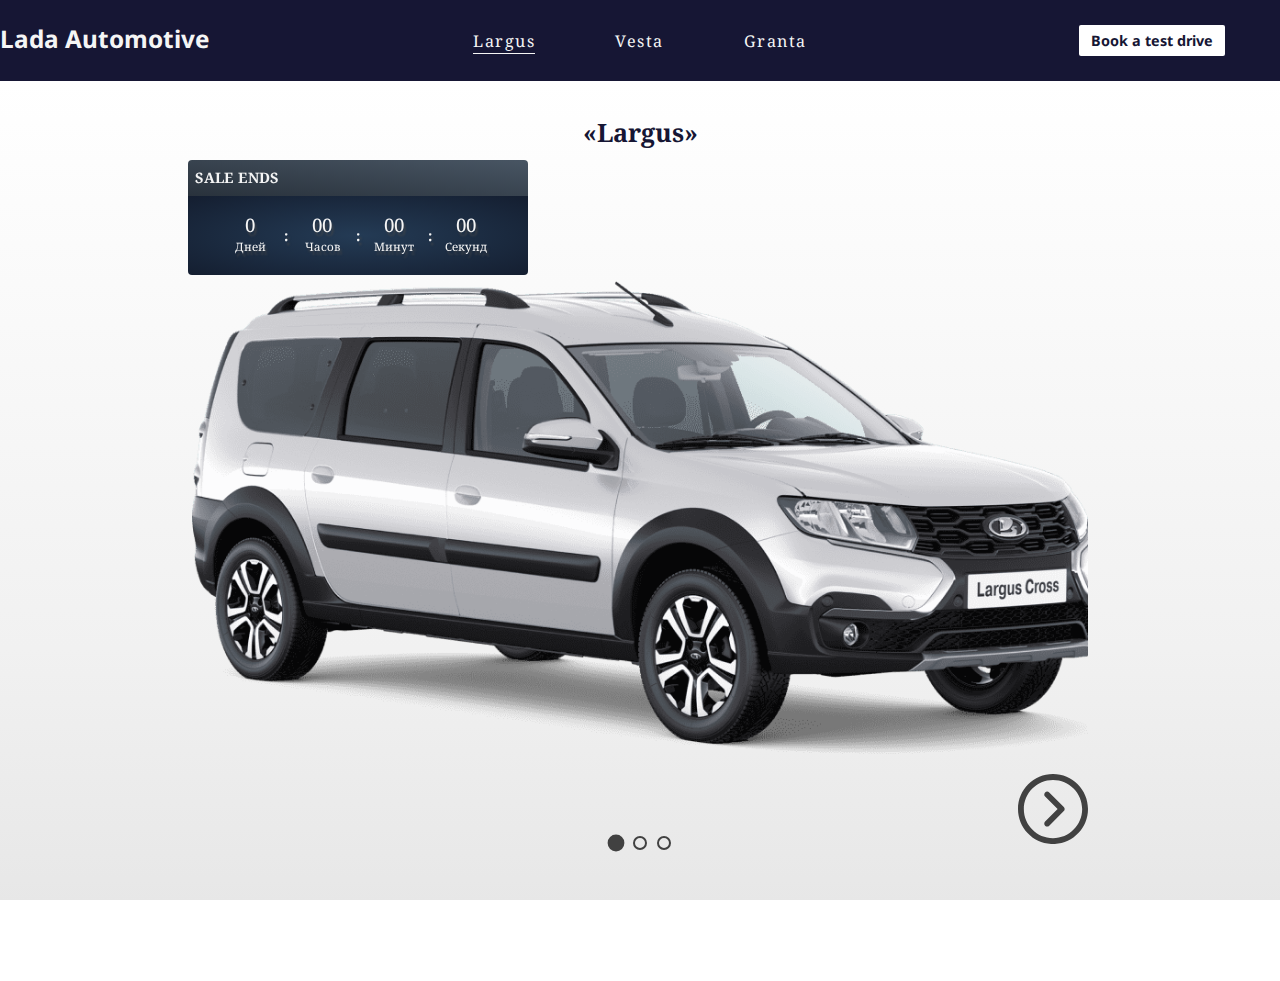
<file: index.html>
<!DOCTYPE html>
<html lang="en">
<head>
    <meta charset="UTF-8">
    <meta http-equiv="X-UA-Compatible" content="IE=edge">
    <meta name="viewport" content="width=device-width, initial-scale=1.0">
    <link rel="stylesheet" href="css/style.css">
    <title>FormData Practice</title>
</head>
<body>
    <section class="modal-window">
        <div class="modal-background">
            <div class="modal-window__body modal">
                <span id="modalClose-button"></span>
                <h2 class="modal-title">
                    Test Drive
                </h2>
                <form id="modal-form" autocomplete="off">
                    <label for="FIO-input" class="FIO-label">
                        Enter first and last name
                    </label>
                    <input class="form-input _required" id="FIO-input" type="text" placeholder="Ivan Ivanov" name="FLN" value="" tabindex="7">
                    <label for="tel-input" class="tel-label" title="Start with 7,8">
                        Enter phone number
                    </label>
                    <input class="form-input _required" id="tel-input" type="tel" placeholder="7,8 ..." name="tel" value="" tabindex="8">
                    <label for="email-input" class="email-label">
                        Enter email
                    </label>
                    <input class="form-input _required _email" id="email-input" type="text" placeholder="admin@example.com" name="email" value="" tabindex="9">
                    <input class="modal-button button" id="modal-submit" type="submit" value="Register" tabindex="10" />
                    <input class="model-hdn" value="Largus" name="modelType" hidden>
                </form>
            </div>
        </div>
    </section>
    <div class="wrapper">
        <header class="header">
            <div class="header-border">
                <div class="header-border__logo-block logo-block">
                    <a href="#" class="logo-block__logo link">
                        Lada Automotive
                    </a>
                </div>
                <nav class="header-border__nav-bar pages-navBar">
                    <a href="index.html" class="pages-navBar__page-link link active">
                        Largus
                    </a>
                    <a href="ladaVesta.html" class="pages-navBar__page-link link">
                        Vesta
                    </a>
                    <a href="ladaGranta.html" class="pages-navBar__page-link link">
                        Granta
                    </a>
                </nav>
                <div class="header-border__buttons-block buttons-block">
                    <button class="buttons-block__button button" id="modal-testDrive">
                        <span class="button-span">
                            Book a test drive
                        </span>
                    </button>
                </div>
            </div>
        </header>
        <main class="main">
            <div class="content">
                <h1 class="main-title">
                    &laquo;Largus&raquo;
                </h1>
                <div class="timer-wrapper">
                    <div class="timer-wrapper__title-block title-block">
                        <h1 class="title-block__timer-title">
                            Sale ends
                        </h1>
                    </div>
                    <div class="timer-wrapper__timer-block timer-block">
                        <span class="timer-block_timer">
                            <span class="timer-nums" id="days-num">0</span>
                            <span class="timer-nums" id="hours-num">00</span>
                            <span class="timer-nums" id="minutes-num">00</span>
                            <span class="timer-nums" id="seconds-num">00</span>
                            <span class="timer-words" id="days-word">Дней</span>
                            <span class="timer-words" id="hours-word">Часов</span>
                            <span class="timer-words" id="minutes-word">Минут</span>
                            <span class="timer-words" id="seconds-word">Секунд</span>
                            <span class="timer-separator" id="sep1">:</span>
                            <span class="timer-separator" id="sep2">:</span>
                            <span class="timer-separator" id="sep3">:</span>
                        </span>
                    </div>
                </div>
                <div class="slider">
                    <input class="startItem" value="1" hidden>
                    <div class="slider-content">
                        <div class="slider-content__wrapper">
                            <div class="slider-item">
                                <img src="pics/largus.png" alt="Largus" class="slider-item__img">
                            </div>
                            <div class="slider-item">
                                <img src="pics/vesta.png" alt="Vesta" class="slider-item__img">
                            </div>
                            <div class="slider-item">
                                <img src="pics/granta.png" alt="Granta" class="slider-item__img">
                            </div>
                        </div>
                        <div class="bullets-items"></div>
                    </div>
                </div>
            </div>
        </main>
    </div>

    <script src="js/main.js"></script>
</body>
</html>
</file>
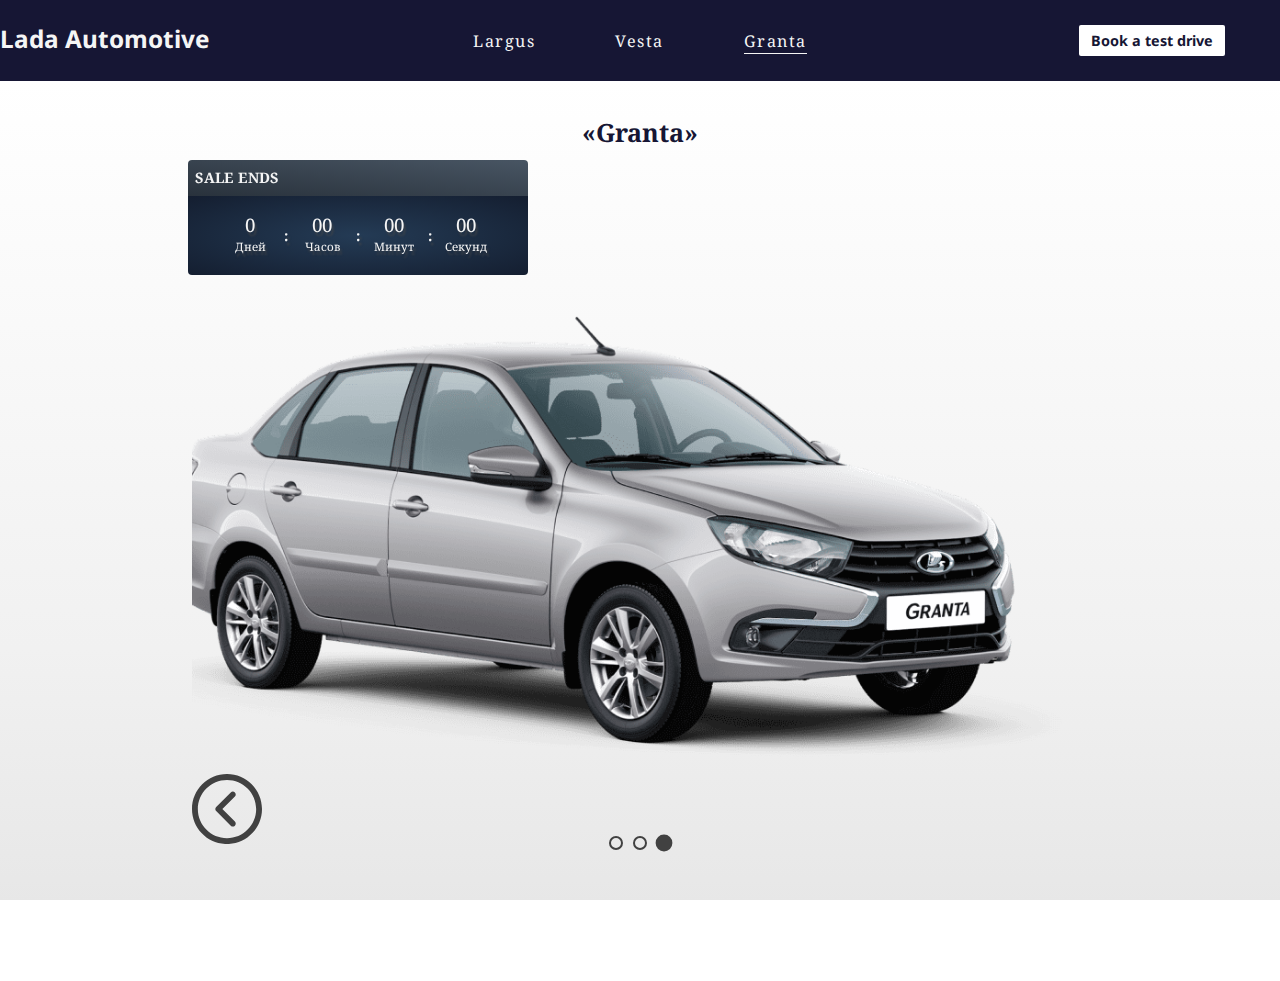
<file: ladaGranta.html>
<!DOCTYPE html>
<html lang="en">
<head>
    <meta charset="UTF-8">
    <meta http-equiv="X-UA-Compatible" content="IE=edge">
    <meta name="viewport" content="width=device-width, initial-scale=1.0">
    <link rel="stylesheet" href="css/style.css">
    <title>FormData Practice</title>
</head>
<body>
    <section class="modal-window">
        <div class="modal-background">
            <div class="modal-window__body modal">
                <span id="modalClose-button"></span>
                <h2 class="modal-title">
                    Test Drive
                </h2>
                <form id="modal-form" autocomplete="off">
                    <label for="FIO-input" class="FIO-label">
                        Enter first and last name
                    </label>
                    <input class="form-input _required" id="FIO-input" type="text" placeholder="Ivan Ivanov" name="FLN" value="" tabindex="7">
                    <label for="tel-input" class="tel-label" title="Start with 7,8">
                        Enter phone number
                    </label>
                    <input class="form-input _required" id="tel-input" type="tel" placeholder="7,8 ..." name="tel" value="" tabindex="8">
                    <label for="email-input" class="email-label">
                        Enter email
                    </label>
                    <input class="form-input _required _email" id="email-input" type="text" placeholder="admin@example.com" name="email" value="" tabindex="9">
                    <input class="modal-button button" id="modal-submit" type="submit" value="Register" tabindex="10" />
                    <input class="model-hdn" value="Granta" name="modelType" hidden>
                </form>
            </div>
        </div>
    </section>
    <header class="header">
        <div class="header-border">
            <div class="header-border__logo-block logo-block">
                <a href="#" class="logo-block__logo link">
                    Lada Automotive
                </a>
            </div>
            <nav class="header-border__nav-bar pages-navBar">
                <a href="index.html" class="pages-navBar__page-link link">
                    Largus
                </a>
                <a href="ladaVesta.html" class="pages-navBar__page-link link">
                    Vesta
                </a>
                <a href="ladaGranta.html" class="pages-navBar__page-link link active">
                    Granta
                </a>
            </nav>
            <div class="header-border__buttons-block buttons-block">
                <button class="buttons-block__button button" id="modal-testDrive">
                    <span class="button-span">
                        Book a test drive
                    </span>
                </button>
            </div>
        </div>
    </header>
    <main class="main">
        <div class="content">
            <h1 class="main-title">
                &laquo;Granta&raquo;
            </h1>
            <div class="timer-wrapper">
                <div class="timer-wrapper__title-block title-block">
                    <h1 class="title-block__timer-title">
                        Sale ends
                    </h1>
                </div>
                <div class="timer-wrapper__timer-block timer-block">
                    <span class="timer-block_timer">
                        <span class="timer-nums" id="days-num">0</span>
                        <span class="timer-nums" id="hours-num">00</span>
                        <span class="timer-nums" id="minutes-num">00</span>
                        <span class="timer-nums" id="seconds-num">00</span>
                        <span class="timer-words" id="days-word">Дней</span>
                        <span class="timer-words" id="hours-word">Часов</span>
                        <span class="timer-words" id="minutes-word">Минут</span>
                        <span class="timer-words" id="seconds-word">Секунд</span>
                        <span class="timer-separator" id="sep1">:</span>
                        <span class="timer-separator" id="sep2">:</span>
                        <span class="timer-separator" id="sep3">:</span>
                    </span>
                </div>
            </div>
            <div class="slider">
                <input class="startItem" value="3" hidden>
                <div class="slider-content">
                    <div class="slider-content__wrapper">
                        <div class="slider-item">
                            <img src="pics/largus.png" alt="Largus" class="slider-item__img">
                        </div>
                        <div class="slider-item">
                            <img src="pics/vesta.png" alt="Vesta" class="slider-item__img">
                        </div>
                        <div class="slider-item">
                            <img src="pics/granta.png" alt="Granta" class="slider-item__img">
                        </div>
                    </div>
                    <div class="bullets-items"></div>
                </div>
            </div>
        </div>
    </main>

    <script src="js/main.js"></script>
</body>
</html>
</file>
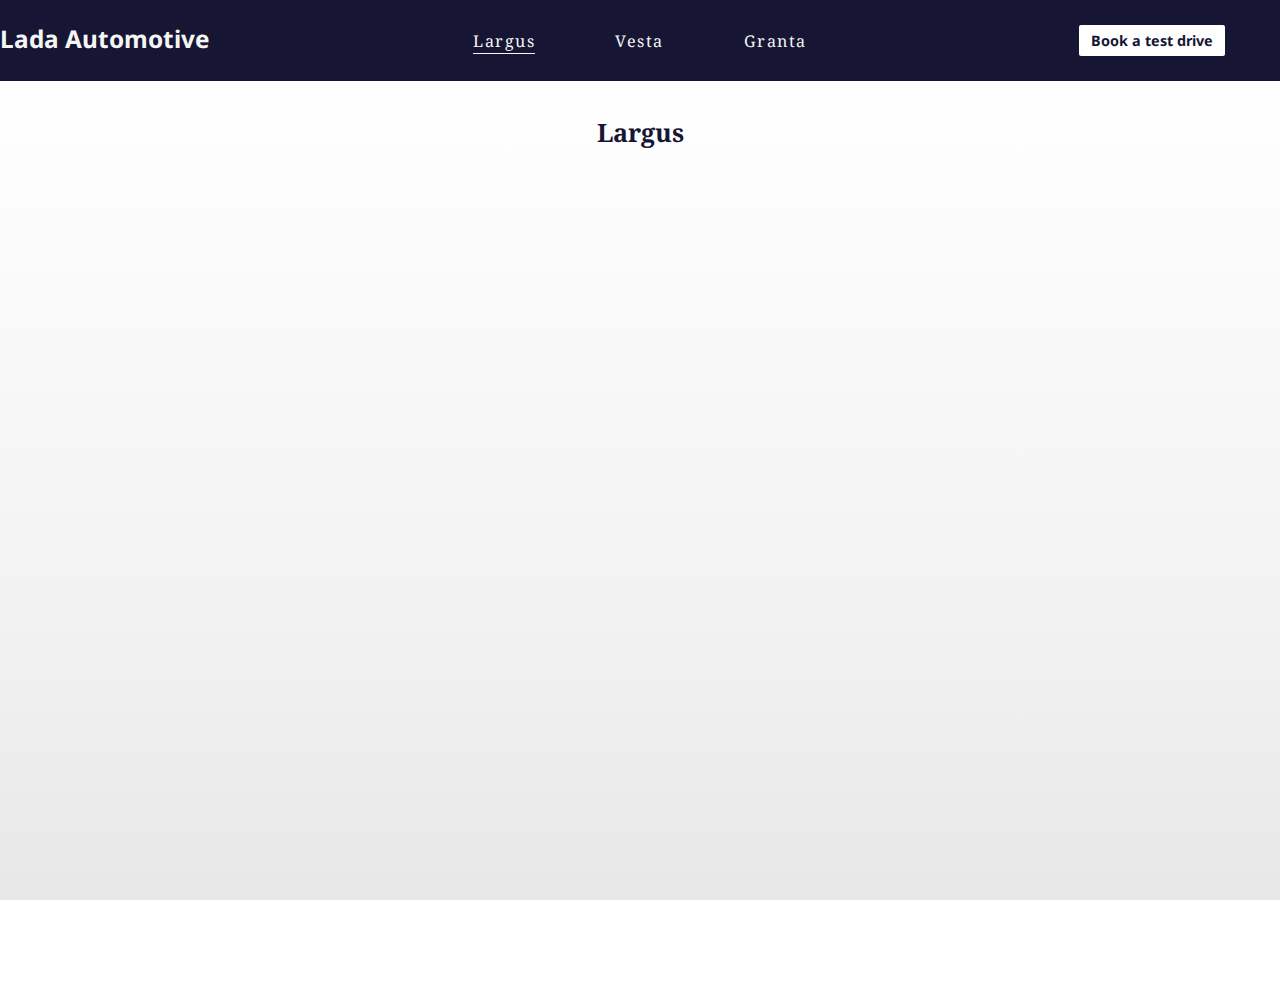
<file: ladaLargus.html>
<!DOCTYPE html>
<html lang="en">
<head>
    <meta charset="UTF-8">
    <meta http-equiv="X-UA-Compatible" content="IE=edge">
    <meta name="viewport" content="width=device-width, initial-scale=1.0">
    <link rel="stylesheet" href="css/style.css">
    <title>FormData Practice</title>
</head>
<body>
    <section class="modal-window">
        <div class="modal-background">
            <div class="modal-window__body modal">
                <span id="modalClose-button"></span>
                <h2 class="modal-title">
                    Test Drive
                </h2>
                <form id="modal-form">
                    <label for="FIO-input" class="FIO-label">
                        Enter first and last name
                    </label>
                    <input class="form-input _required" id="FIO-input" type="text" placeholder="Ivan Ivanov" name="FLN" value="" tabindex="7" autocomplete="off">
                    <label for="tel-input" class="tel-label" title="Start with 7,8">
                        Enter phone number
                    </label>
                    <input class="form-input _required" id="tel-input" type="tel" placeholder="7,8 ..." name="tel" value="" tabindex="8" autocomplete="off">
                    <label for="email-input" class="email-label">
                        Enter email
                    </label>
                    <input class="form-input _required _email" id="email-input" type="text" placeholder="admin@example.com" name="email" value="" tabindex="9" autocomplete="off">
                    <input class="modal-button button" id="modal-submit" type="submit" value="Register" tabindex="10" />
                    <input class="model-hdn" value="Largus" name="modelType" hidden>
                </form>
            </div>
        </div>
    </section>
    <div class="wrapper">
        <header class="header">
            <div class="header-border">
                <div class="header-border__logo-block logo-block">
                    <a href="#" class="logo-block__logo link">
                        Lada Automotive
                    </a>
                </div>
                <nav class="header-border__nav-bar pages-navBar">
                    <a href="ladaLargus.html" class="pages-navBar__page-link link active">
                        Largus
                    </a>
                    <a href="ladaVesta.html" class="pages-navBar__page-link link">
                        Vesta
                    </a>
                    <a href="ladaGranta.html" class="pages-navBar__page-link link">
                        Granta
                    </a>
                </nav>
                <div class="header-border__buttons-block buttons-block">
                    <button class="buttons-block__button button" id="modal-testDrive">
                        <span class="button-span">
                            Book a test drive
                        </span>
                    </button>
                </div>
            </div>
        </header>
        <main class="main">
            <div class="content">
                <h1 class="main-title">
                    Largus
                </h1>
            </div>
        </main>
    </div>

    <script src="js/main.js"></script>
</body>
</html>
</file>
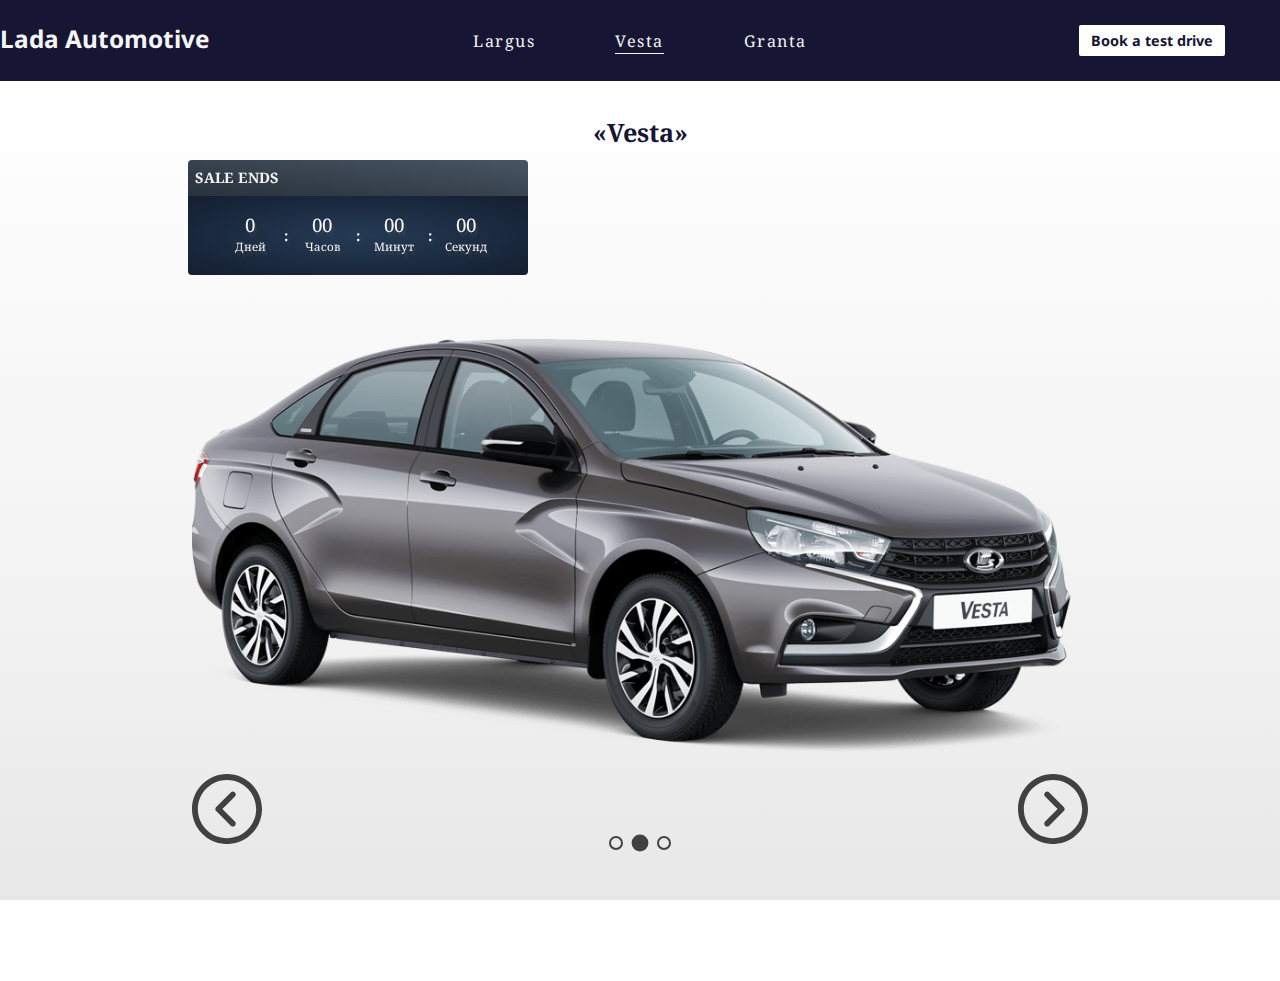
<file: ladaVesta.html>
<!DOCTYPE html>
<html lang="en">
<head>
    <meta charset="UTF-8">
    <meta http-equiv="X-UA-Compatible" content="IE=edge">
    <meta name="viewport" content="width=device-width, initial-scale=1.0">
    <link rel="stylesheet" href="css/style.css">
    <title>FormData Practice</title>
</head>
<body>
    <section class="modal-window">
        <div class="modal-background">
            <div class="modal-window__body modal">
                <span id="modalClose-button" tabindex="6"></span>
                <h2 class="modal-title">
                    Test Drive
                </h2>
                <form id="modal-form" autocomplete="off">
                    <label for="FIO-input" class="FIO-label">
                        Enter first and last name
                    </label>
                    <input class="form-input _required" id="FIO-input" type="text" placeholder="Ivan Ivanov" name="FLN" value="" tabindex="7">
                    <label for="tel-input" class="tel-label" title="Start with 7,8">
                        Enter phone number
                    </label>
                    <input class="form-input _required" id="tel-input" type="tel" placeholder="7,8 ..." name="tel" value="" tabindex="8">
                    <label for="email-input" class="email-label">
                        Enter email
                    </label>
                    <input class="form-input _required _email" id="email-input" type="text" placeholder="admin@example.com" name="email" value="" tabindex="9">
                    <input class="modal-button button" id="modal-submit" type="submit" value="Register" tabindex="10" />
                    <input class="model-hdn" value="Vesta" name="modelType" hidden>
                </form>
            </div>
        </div>
    </section>
    <header class="header">
        <div class="header-border">
            <div class="header-border__logo-block logo-block">
                <a href="#" class="logo-block__logo link" tabindex="1">
                    Lada Automotive
                </a>
            </div>
            <nav class="header-border__nav-bar pages-navBar">
                <a href="index.html" class="pages-navBar__page-link link" tabindex="2">
                    Largus
                </a>
                <a href="ladaVesta.html" class="pages-navBar__page-link link active" tabindex="3">
                    Vesta
                </a>
                <a href="ladaGranta.html" class="pages-navBar__page-link link" tabindex="4">
                    Granta
                </a>
            </nav>
            <div class="header-border__buttons-block buttons-block">
                <button class="buttons-block__button button" id="modal-testDrive" tabindex="5">
                    <span class="button-span">
                        Book a test drive
                    </span>
                </button>
            </div>
        </div>
    </header>
    <main class="main">
        <div class="content">
            <h1 class="main-title">
                &laquo;Vesta&raquo;
            </h1>
            <div class="timer-wrapper">
                <div class="timer-wrapper__title-block title-block">
                    <h1 class="title-block__timer-title">
                        Sale ends
                    </h1>
                </div>
                <div class="timer-wrapper__timer-block timer-block">
                    <span class="timer-block_timer">
                        <span class="timer-nums" id="days-num">0</span>
                        <span class="timer-nums" id="hours-num">00</span>
                        <span class="timer-nums" id="minutes-num">00</span>
                        <span class="timer-nums" id="seconds-num">00</span>
                        <span class="timer-words" id="days-word">Дней</span>
                        <span class="timer-words" id="hours-word">Часов</span>
                        <span class="timer-words" id="minutes-word">Минут</span>
                        <span class="timer-words" id="seconds-word">Секунд</span>
                        <span class="timer-separator" id="sep1">:</span>
                        <span class="timer-separator" id="sep2">:</span>
                        <span class="timer-separator" id="sep3">:</span>
                    </span>
                </div>
            </div>
            <div class="slider">
                <input class="startItem" value="2" hidden>
                <div class="slider-content">
                    <div class="slider-content__wrapper">
                        <div class="slider-item">
                            <img src="pics/largus.png" alt="Largus" class="slider-item__img">
                        </div>
                        <div class="slider-item">
                            <img src="pics/vesta.png" alt="Vesta" class="slider-item__img">
                        </div>
                        <div class="slider-item">
                            <img src="pics/granta.png" alt="Granta" class="slider-item__img">
                        </div>
                    </div>
                    <div class="bullets-items"></div>
                </div>
            </div>
        </div>
    </main>

    <script src="js/main.js"></script>
</body>
</html>
</file>
<file: css/style.css>
@import url('https://fonts.googleapis.com/css2?family=Noto+Sans:wght@700&family=Noto+Serif:ital@0;1&display=swap');

/* Reset & Base styles */
*, *::before, *::after 
{
    margin: 0;
    padding: 0;
    box-sizing: border-box;
}

html, body 
{
    width: 100vw;
    height: 100vh;
    font-size: calc(12px + (16 - 12) * ((100vw - 320px) / (1920 - 320)));
    font-family: 'Noto Serif', serif;
    line-height: 22px;
    color: whitesmoke;
    overflow: hidden;
}

.wrapper
{
    width: 100%;
    height: 100%;
}

/* Modal styles */
.modal-window 
{
    width: 100%;
    height: 100%;
    position: fixed;
    display: flex;
    justify-content: center;
    align-items: center;
    transform: scale(0);
    z-index: 1;
    transition: background-color .5s ease-in;
}

.modal-window.opened
{
    background-color: rgba(0, 0, 0, 0.3);
    transform: scale(1);
}

.modal-window.opened .modal-background .modal
{
    opacity: 0;
    animation: scaleUp 0.5s cubic-bezier(0.165, 0.84, 0.44, 1) forwards;
}

.modal-window.opened.out
{
    background-color: rgba(0,0,0,0);
    animation: quickScaleDown 0s 0.65s linear forwards;
}

.modal-window.opened.out .modal-background .modal
{
    animation: scaleDown 0.5s cubic-bezier(0.165, 0.84, 0.44, 1) forwards;
}

.modal-window__body 
{
    min-width: 350px;
    max-width: 550px;
    background-color: #fff;
    border-radius: 2px;
    color: #161634;
    padding: 0 1.2rem;
    display: grid;
    grid-template-columns: 1fr 1fr;
    grid-template-rows: 1fr auto;
    align-items: baseline;
}

#modalClose-button     
{
    margin: 1rem 0 0 0;
    justify-self: end;
    display: block;
    width: 23px;
    height: 23px;
    border-radius: 4px;
    cursor: pointer;
    position: relative;
    grid-column: 2 / 3;
    grid-row: 1 / 2;
}

#modalClose-button::before, #modalClose-button::after 
{
    content: '';
    width: 100%;
    height: 3px;
    background-color: #161634;
    border-radius: 2px;
    position: absolute;
    transition: width .4s ease, background-color .5s ease-out;
}

#modalClose-button::before 
{
    top: 50%;
    left: 50%;
    transform: translate(-50%, -50%) rotate(45deg);
}

#modalClose-button::after 
{
    top: 50%;
    left: 50%;
    transform: translate(-50%, -50%) rotate(-45deg);
}

#modalClose-button:hover#modalClose-button::before, #modalClose-button:hover#modalClose-button::after 
{
    width: 120%;
    background-color: #771421;
}

#modalClose-button:active#modalClose-button::before, #modalClose-button:active#modalClose-button::after 
{
    transition: width .1s ease, background-color .1s ease-out;
    width: 80%;
    background-color: #c9182f;
}

.modal 
{
    user-select: none;
}

.modal-title 
{
    font-size: 1.6rem;
    grid-column: 1 / 2;
    grid-row: 1 / 2;
}

#modal-form
{
    padding: 1.5rem  0;
    grid-column: 1 / 3;
    grid-row: 2 / 3;
    display: flex;
    flex-flow: column;
}

#modal-form label
{
    margin: 0 0 1.5px 0;
    font-size: 0.8125rem;
    letter-spacing: 0.6px;
}

#modal-form input:not(.button)
{
    margin: 0 0 10px 0;
    font-size: 1rem;
    padding: 4px 0 4px 5px;
    background-color: rgb(248, 248, 248);
    border: .1px solid gray;
    transition: box-shadow .2s ease-out;
}

#modal-form input:not(.button)._error
{
    box-shadow: 0px 8px 10px -5px rgb(255, 82, 82);
}

#modal-form input:not(.button):focus
{
    outline: 0;
    box-shadow: 0px 8px 10px -5px rgba(151, 151, 151, 0.6);
}

#modal-form input:not(.button)::placeholder
{
    font-size: 1rem;
}

#modal-submit
{
    margin: 15px auto 0 auto;
    padding: 6px 18px;
    background-color: rgb(255, 82, 82);
    border-radius: 50px;
    box-shadow: 0px 8px 12px -5px rgb(122, 122, 122);
    max-width: 150px;
    font-family: 'Noto Sans', sans-serif;
    font-weight: 700;
    font-size: 1.1rem;
    color: whitesmoke;
    transition: background-color .3s ease, transform .15s ease;
}

#modal-submit:active
{
    transform: translateY(2px);
}

#modal-submit:hover
{
    background-color: rgb(184, 67, 67);
}

#modal-submit._success
{
    background-color: rgb(49, 141, 49);
}

/* Main styles */
.header 
{
    background-color: #161634;
}

.header-border 
{
    max-width: 1400px;
    margin: 0 auto;
    padding: 25px 0;
    display: flex;
    align-items: center;
}

.header-border__logo-block 
{
    flex: 0 1 20%;
}

.logo-block {}

.logo-block__logo 
{
    font-family: 'Noto Sans', sans-serif;
    font-weight: 700;
    font-size: 1.6875rem;
}

.header-border__nav-bar 
{
    flex: 0 1 60%;
    display: flex;
    justify-content: center;
}

.pages-navBar {}

.pages-navBar__page-link 
{
    font-size: 1.125rem;
    letter-spacing: 1.5px;
}

.pages-navBar__page-link:not(:last-child)
{
    margin: 0 80px 0 0;
} 

.link 
{
    text-decoration: none;
    color: inherit;
    position: relative;
}

.link.active::after
{
    content: '';
    width: 100%;
    height: 1px;
    background-color: whitesmoke;
    position: absolute;
    bottom: -2px;
    left: 0;
}

.header-border__buttons-block 
{
    flex: 0 1 20%;
    display: flex;
    justify-content: center;
}

.buttons-block {}

.buttons-block__button 
{
    background-color: #fff;
    transition: background-color .2s ease-out, transform .08s ease;
    user-select: none;
}

.buttons-block__button:active
{
    transform: translateY(2px);
}

.buttons-block__button:hover
{
    background-color: rgb(194, 194, 194);
}

.button
{
    padding: 6px 12px;
    outline: 0;
    border: 0;
    border-radius: 2px;
}

.button-span 
{
    font-family: 'Noto Sans', sans-serif;
    font-weight: 700;
    font-size: 1rem;
    color: #161634;
}

.main 
{
    height: 100%;
    background: rgb(228,228,228);
    background: linear-gradient(to top, rgba(228,228,228,1) 0%, rgba(241,241,241,1) 37%, rgba(255,255,255,1) 100%);
}

.content 
{
    max-width: 1400px;
    margin: 0 auto;
    padding: 40px 0 0 0;
    display: flex;
    flex-direction: column;
    align-items: center;
}

.content > *:not(:last-child)
{
    margin: 0 0 60px 0;
}

.main-title 
{
    font-size: 1.75rem;
    color: #161634;
}

/* Timer styles */
.timer-wrapper
{
    position: fixed;
    top: 160px;
    left: 20%;
    transform: translateX(-20%);
    display: flex;
    flex-flow: column;
    width: calc(400px + (300 - 400) * ((100vw - 320px) / (1920 - 320)));
}

.timer-wrapper__title-block
{
    background: #161634;
    background: -webkit-linear-gradient(to top right, #29323c, #485563);
    background: linear-gradient(to top right, #29323c, #485563);
    border-radius: 4px 4px 0 0;
    padding: 0.5rem;
}

.title-block
{
    
}

.title-block__timer-title
{
    text-transform: uppercase;
    font-size: 1rem;
    letter-spacing: 0.4px;
    color: whitesmoke;
}

.timer-wrapper__timer-block
{
    background: #141E30;
    background: -webkit-radial-gradient(#243B55, #141E30); 
    background: radial-gradient(#243B55, #141E30);
    border-radius: 0 0 4px 4px;
    display: flex;
    justify-content: center;
    padding: 1.2rem 0;
}

.timer-block
{

}

.timer-block_timer
{
    display: grid;
    grid-template-areas: "daysNum sep1 hoursNum sep2 minutesNum sep3 secondsNum" 
                         "daysWord sep1 hoursWord sep2 minutesWord sep3 secondsWord";
    grid-template-columns: minmax(auto, 40px) minmax(auto, 32px) minmax(auto, 40px) minmax(auto, 32px) minmax(auto, 40px) minmax(auto, 32px) minmax(auto, 40px);
    grid-template-rows: auto auto;
    justify-items: center;
    align-items: center;
}

#days-num
{
    grid-area: daysNum;
}

#hours-num
{
    grid-area: hoursNum;
}

#minutes-num
{
    grid-area: minutesNum;
}

#seconds-num
{
    grid-area: secondsNum;
}

#days-word
{
    grid-area: daysWord;
}

#hours-word
{
    grid-area: hoursWord;
}

#minutes-word
{
    grid-area: minutesWord;
}

#seconds-word
{
    grid-area: secondsWord;
}

#sep1
{
    grid-area: sep1;
}

#sep2
{
    grid-area: sep2;
}

#sep3
{
    grid-area: sep3;
}

.timer-nums, .timer-words, .timer-separator
{
    color: whitesmoke;
    text-shadow: rgba(71, 71, 71, 0.65) 2px 4px 2px;
}

.timer-nums
{
    font-size: 1.3rem;
}

.timer-words
{
    font-size: 0.8rem;
}

.timer-separator
{
    font-weight: 700;
    font-size: 1rem;
}

/* Slider styles */
.slider 
{
    width: 70%;
    height: 100%;
    overflow: hidden;
}

.slider-content 
{ 
    position: relative;
    width: 100%;
}

.bullets-items 
{ 
    position: absolute;
    bottom: 0.5%;
    left: 50%;
    transform: translateX(-50%);
    display: flex;
    align-items: center;
}

.auto-button
{
    position: absolute;
    bottom: 5%;
    left: 50%;
    transform: translateX(-50%);
    padding: 4px 8px;
    border: 1px solid rgb(65, 65, 65);
    border-radius: 2px;
}

.auto-button span
{
    font-weight: 700;
    font-size: 1rem;
}

.auto-button:hover
{
    background-color: #fff;
}

.bullets-items__bullet-item
{
    cursor: pointer;
    width: 14px;
    height: 14px;
    border-radius: 50%;
    border: 2px solid rgb(65, 65, 65);
    transition: all .3s;
}

.bullets-items__bullet-item:not(:last-child)
{
    margin: 0 10px 0 0;
}

.bullets-items__bullet-item.dot--active
{
    border: 0;    
    background-color: rgb(65, 65, 65);
    transform: scale(1.2);
}

.bullets-items__bullet-item:hover
{
    transform: scale(1.2);
}

.slider-content__wrapper 
{ 
    display: flex;
    height: 650px;
    transition: transform .6s ease-in;
    position: relative;
}

.slider-switch 
{ 
    width: 70px;
    height: 70px;
    border-radius: 50%;
    position: absolute;
    top: 98.5%;
    transform: translateY(-98.5%);
    transition: all .3s ease;
}

.slider-switch:hover
{
    background-color: rgba(65, 65, 65, 0.35);
}

.slider-switch:focus
{
    outline: 0;
}

.slider-switch#prev-button
{
    left: 0;
}

.slider-switch#next-button
{
    right: 0;
}

.slider-item 
{ 
    flex: 1 0 100%;
    position: relative;
}

.slider-item__img 
{ 
    position: absolute;
    top: 0;
    left: 0;
    object-fit: cover;
    width: 100%;
    height: 100%;
}

.d-none
{
    display: none;
}

/* Animation keys */
@keyframes scaleUp {
    0% {
      transform:scale(.8) translateY(1000px);
      opacity:0;
    }
    100% {
      transform:scale(1) translateY(0px);
      opacity:1;
    }
}
  
  @keyframes scaleDown {
    0% {
      transform:scale(1) translateY(0px);
      opacity:1;
    }
    100% {
      transform:scale(.8) translateY(1000px);
      opacity:0;
    }
}

@keyframes quickScaleDown {
    0% {
      transform:scale(1);
    }
    100% {
      transform:scale(0);
    }
}
</file>
